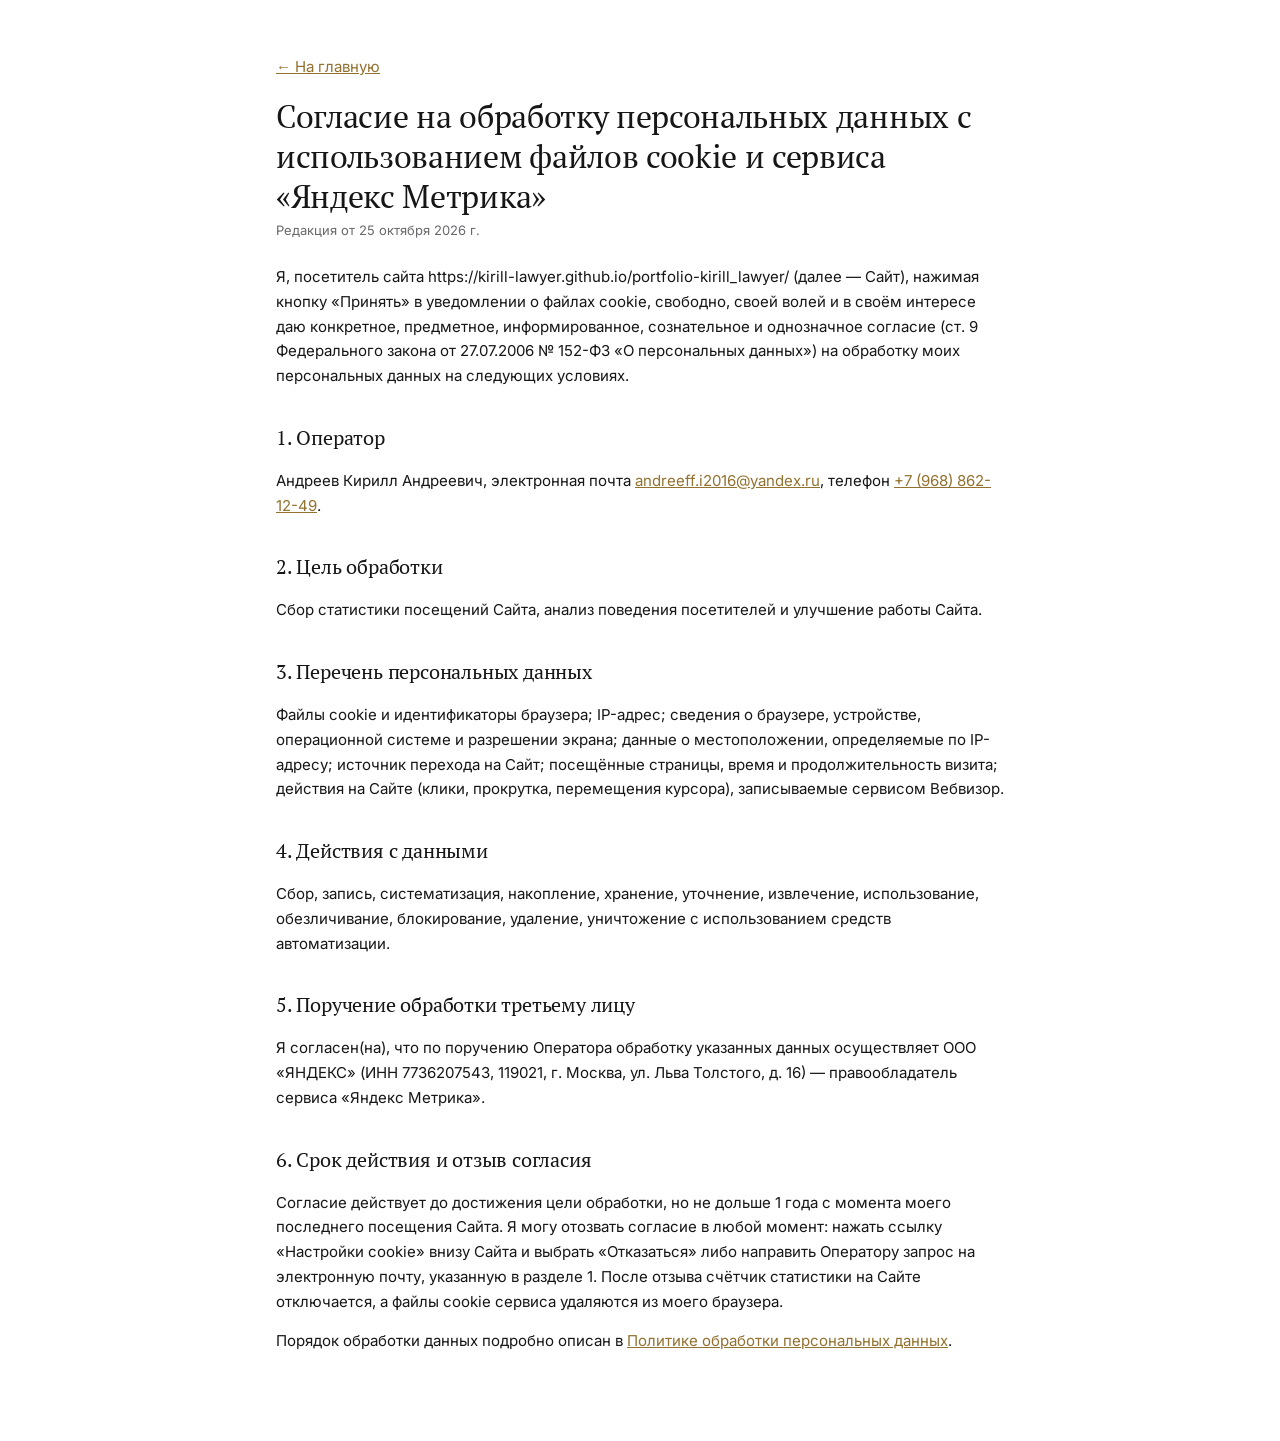
<file: consent.html>
<!doctype html>
<html lang="ru">
<head>
<meta charset="utf-8">
<meta name="viewport" content="width=device-width, initial-scale=1">
<title>Согласие на обработку персональных данных — Кирилл Андреев</title>
<link rel="stylesheet" href="legal.css">
</head>
<body>
<main class="doc">
  <p class="back"><a href="./">← На главную</a></p>
  <h1>Согласие на обработку персональных данных с использованием файлов cookie и сервиса «Яндекс Метрика»</h1>
  <p class="meta">Редакция от 25 октября 2026 г.</p>

  <p>Я, посетитель сайта https://kirill-lawyer.github.io/portfolio-kirill_lawyer/ (далее — Сайт), нажимая кнопку «Принять» в уведомлении о файлах cookie, свободно, своей волей и в своём интересе даю конкретное, предметное, информированное, сознательное и однозначное согласие (ст. 9 Федерального закона от 27.07.2006 № 152-ФЗ «О персональных данных») на обработку моих персональных данных на следующих условиях.</p>

  <h2>1. Оператор</h2>
  <p>Андреев Кирилл Андреевич, электронная почта <a href="mailto:andreeff.i2016@yandex.ru">andreeff.i2016@yandex.ru</a>, телефон <a href="tel:+79688621249">+7 (968) 862-12-49</a>.</p>

  <h2>2. Цель обработки</h2>
  <p>Сбор статистики посещений Сайта, анализ поведения посетителей и улучшение работы Сайта.</p>

  <h2>3. Перечень персональных данных</h2>
  <p>Файлы cookie и идентификаторы браузера; IP-адрес; сведения о браузере, устройстве, операционной системе и разрешении экрана; данные о местоположении, определяемые по IP-адресу; источник перехода на Сайт; посещённые страницы, время и продолжительность визита; действия на Сайте (клики, прокрутка, перемещения курсора), записываемые сервисом Вебвизор.</p>

  <h2>4. Действия с данными</h2>
  <p>Сбор, запись, систематизация, накопление, хранение, уточнение, извлечение, использование, обезличивание, блокирование, удаление, уничтожение с использованием средств автоматизации.</p>

  <h2>5. Поручение обработки третьему лицу</h2>
  <p>Я согласен(на), что по поручению Оператора обработку указанных данных осуществляет ООО «ЯНДЕКС» (ИНН 7736207543, 119021, г. Москва, ул. Льва Толстого, д. 16) — правообладатель сервиса «Яндекс Метрика».</p>

  <h2>6. Срок действия и отзыв согласия</h2>
  <p>Согласие действует до достижения цели обработки, но не дольше 1 года с момента моего последнего посещения Сайта. Я могу отозвать согласие в любой момент: нажать ссылку «Настройки cookie» внизу Сайта и выбрать «Отказаться» либо направить Оператору запрос на электронную почту, указанную в разделе 1. После отзыва счётчик статистики на Сайте отключается, а файлы cookie сервиса удаляются из моего браузера.</p>

  <p>Порядок обработки данных подробно описан в <a href="privacy.html">Политике обработки персональных данных</a>.</p>
</main>
</body>
</html>
</file>
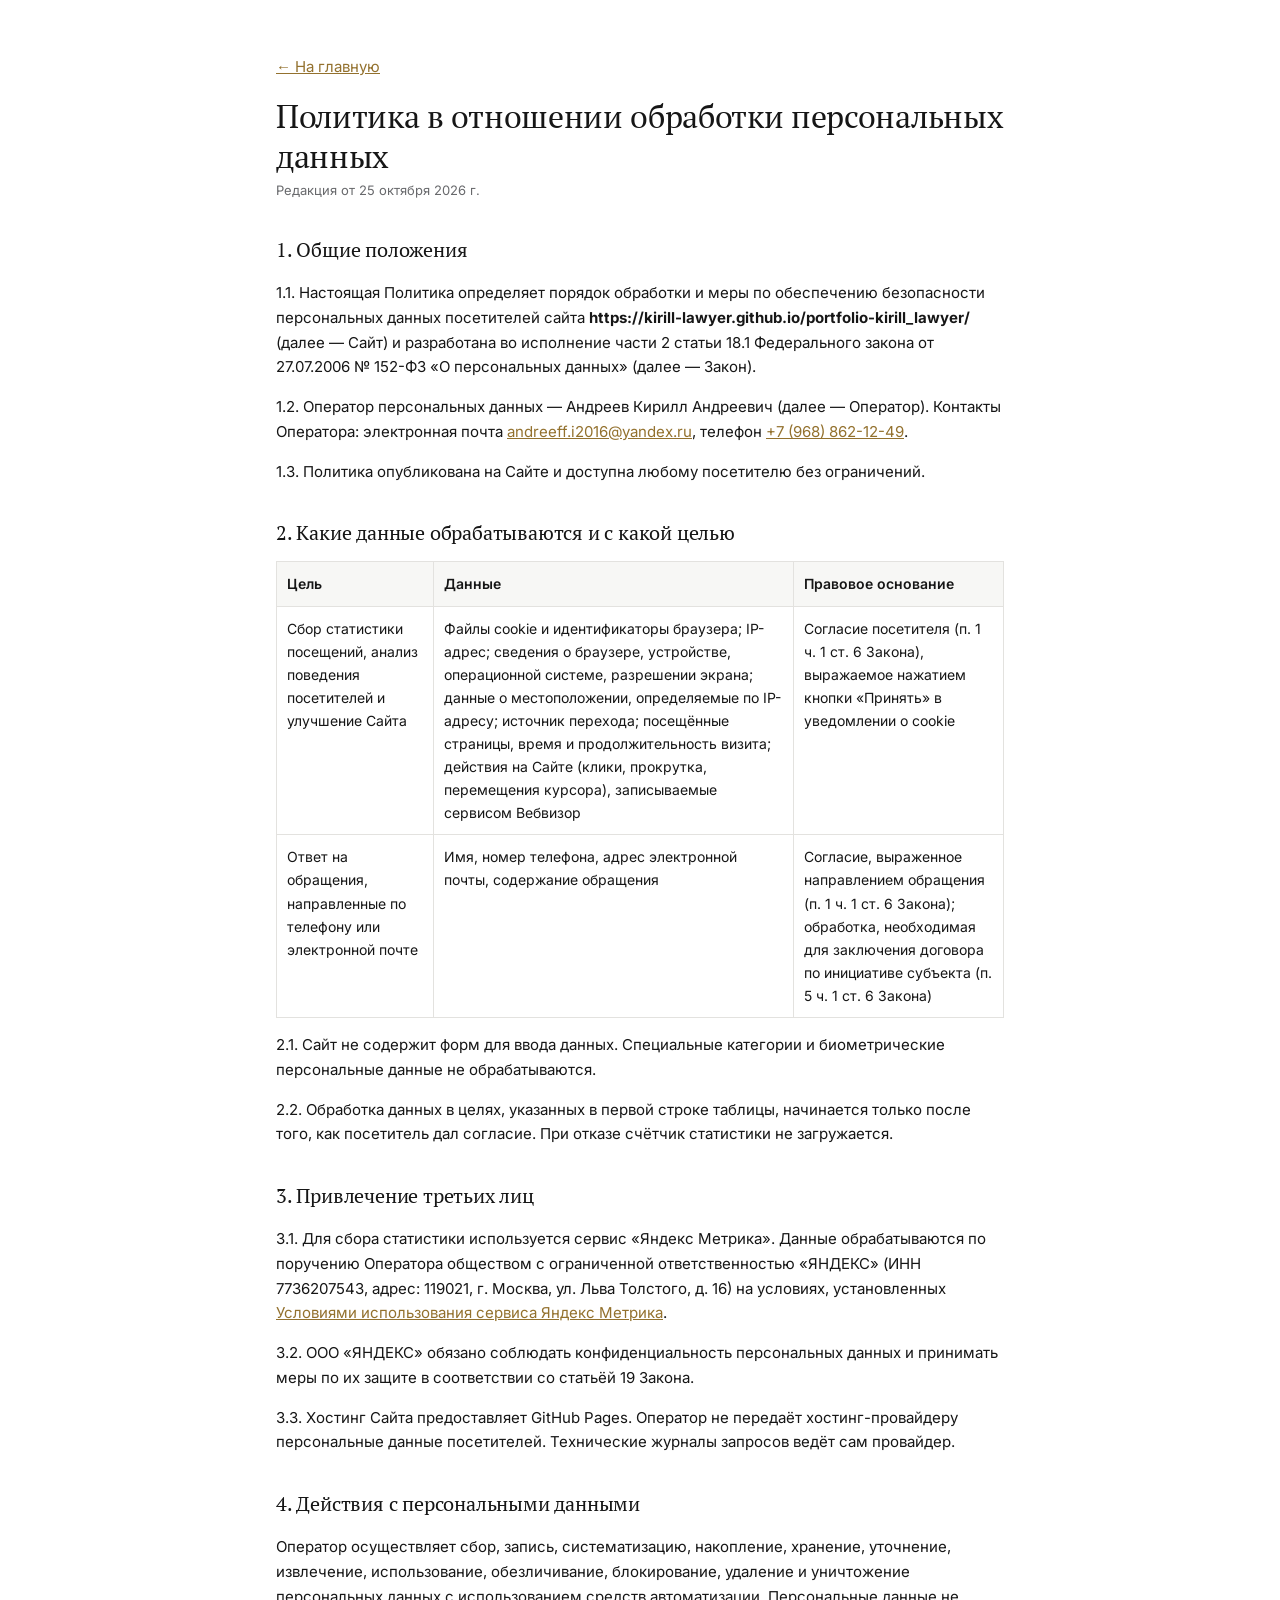
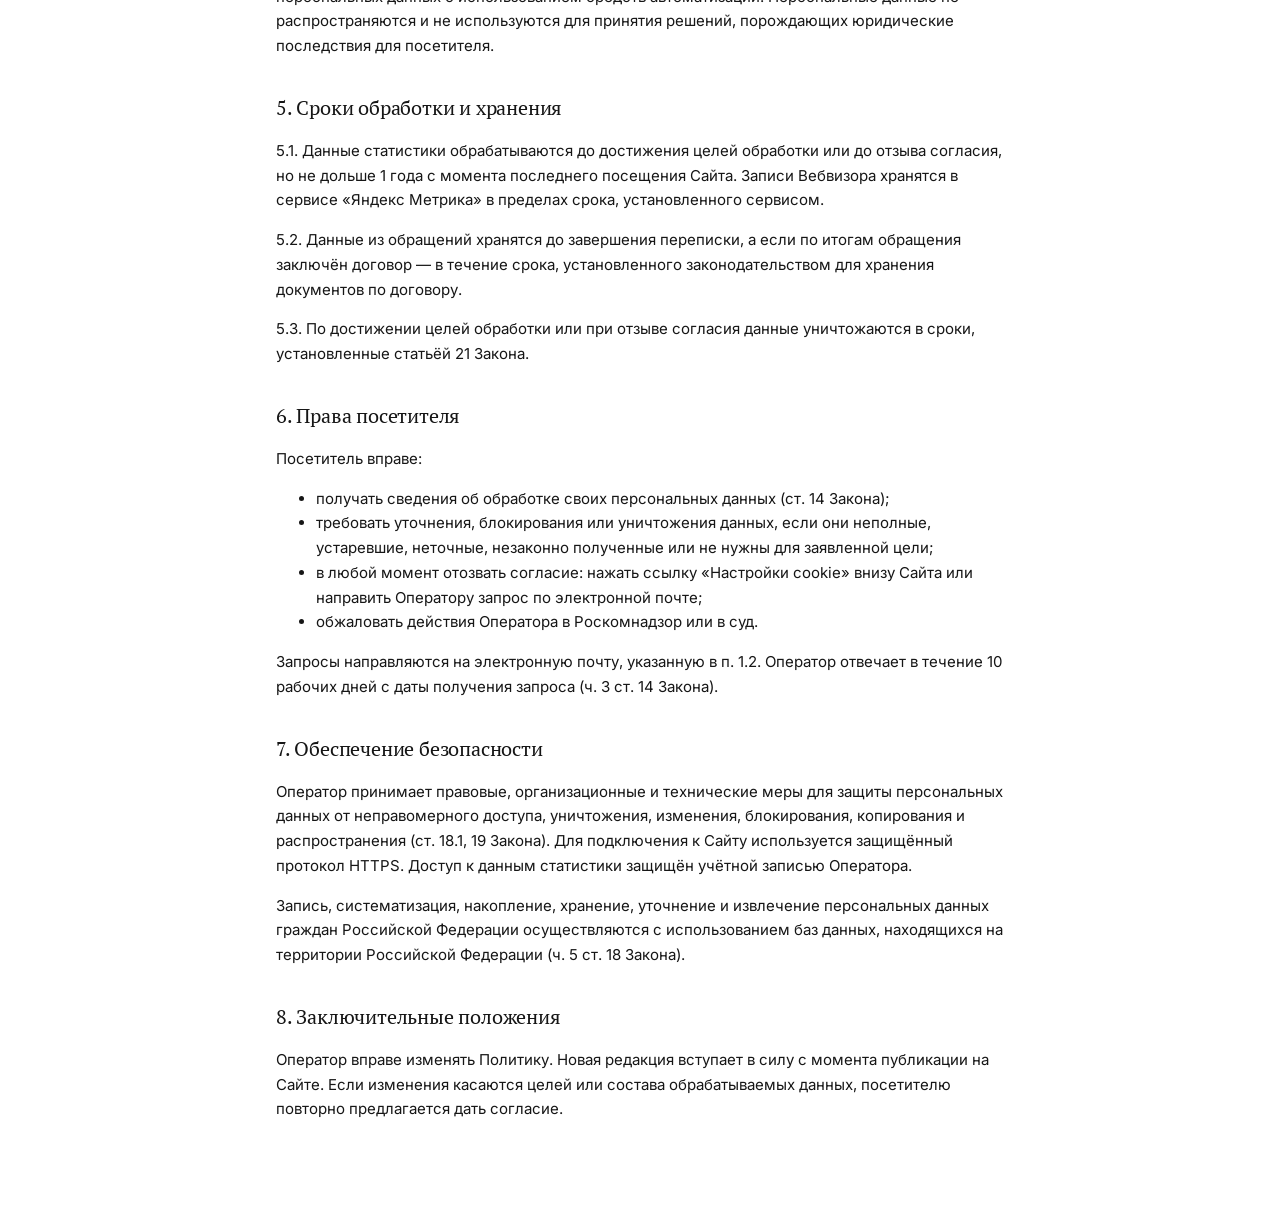
<file: privacy.html>
<!doctype html>
<html lang="ru">
<head>
<meta charset="utf-8">
<meta name="viewport" content="width=device-width, initial-scale=1">
<title>Политика обработки персональных данных — Кирилл Андреев</title>
<link rel="stylesheet" href="legal.css">
</head>
<body>
<main class="doc">
  <p class="back"><a href="./">← На главную</a></p>
  <h1>Политика в отношении обработки персональных данных</h1>
  <p class="meta">Редакция от 25 октября 2026 г.</p>

  <h2>1. Общие положения</h2>
  <p>1.1. Настоящая Политика определяет порядок обработки и меры по обеспечению безопасности персональных данных посетителей сайта <b>https://kirill-lawyer.github.io/portfolio-kirill_lawyer/</b> (далее — Сайт) и разработана во исполнение части 2 статьи 18.1 Федерального закона от 27.07.2006 № 152-ФЗ «О персональных данных» (далее — Закон).</p>
  <p>1.2. Оператор персональных данных — Андреев Кирилл Андреевич (далее — Оператор). Контакты Оператора: электронная почта <a href="mailto:andreeff.i2016@yandex.ru">andreeff.i2016@yandex.ru</a>, телефон <a href="tel:+79688621249">+7 (968) 862-12-49</a>.</p>
  <p>1.3. Политика опубликована на Сайте и доступна любому посетителю без ограничений.</p>

  <h2>2. Какие данные обрабатываются и с какой целью</h2>
  <table>
    <thead><tr><th>Цель</th><th>Данные</th><th>Правовое основание</th></tr></thead>
    <tbody>
      <tr>
        <td>Сбор статистики посещений, анализ поведения посетителей и улучшение Сайта</td>
        <td>Файлы cookie и идентификаторы браузера; IP-адрес; сведения о браузере, устройстве, операционной системе, разрешении экрана; данные о местоположении, определяемые по IP-адресу; источник перехода; посещённые страницы, время и продолжительность визита; действия на Сайте (клики, прокрутка, перемещения курсора), записываемые сервисом Вебвизор</td>
        <td>Согласие посетителя (п. 1 ч. 1 ст. 6 Закона), выражаемое нажатием кнопки «Принять» в уведомлении о cookie</td>
      </tr>
      <tr>
        <td>Ответ на обращения, направленные по телефону или электронной почте</td>
        <td>Имя, номер телефона, адрес электронной почты, содержание обращения</td>
        <td>Согласие, выраженное направлением обращения (п. 1 ч. 1 ст. 6 Закона); обработка, необходимая для заключения договора по инициативе субъекта (п. 5 ч. 1 ст. 6 Закона)</td>
      </tr>
    </tbody>
  </table>
  <p>2.1. Сайт не содержит форм для ввода данных. Специальные категории и биометрические персональные данные не обрабатываются.</p>
  <p>2.2. Обработка данных в целях, указанных в первой строке таблицы, начинается только после того, как посетитель дал согласие. При отказе счётчик статистики не загружается.</p>

  <h2>3. Привлечение третьих лиц</h2>
  <p>3.1. Для сбора статистики используется сервис «Яндекс Метрика». Данные обрабатываются по поручению Оператора обществом с ограниченной ответственностью «ЯНДЕКС» (ИНН 7736207543, адрес: 119021, г. Москва, ул. Льва Толстого, д. 16) на условиях, установленных <a href="https://yandex.ru/legal/metrica_termsofuse/" target="_blank" rel="noopener">Условиями использования сервиса Яндекс Метрика</a>.</p>
  <p>3.2. ООО «ЯНДЕКС» обязано соблюдать конфиденциальность персональных данных и принимать меры по их защите в соответствии со статьёй 19 Закона.</p>
  <p>3.3. Хостинг Сайта предоставляет GitHub Pages. Оператор не передаёт хостинг-провайдеру персональные данные посетителей. Технические журналы запросов ведёт сам провайдер.</p>

  <h2>4. Действия с персональными данными</h2>
  <p>Оператор осуществляет сбор, запись, систематизацию, накопление, хранение, уточнение, извлечение, использование, обезличивание, блокирование, удаление и уничтожение персональных данных с использованием средств автоматизации. Персональные данные не распространяются и не используются для принятия решений, порождающих юридические последствия для посетителя.</p>

  <h2>5. Сроки обработки и хранения</h2>
  <p>5.1. Данные статистики обрабатываются до достижения целей обработки или до отзыва согласия, но не дольше 1 года с момента последнего посещения Сайта. Записи Вебвизора хранятся в сервисе «Яндекс Метрика» в пределах срока, установленного сервисом.</p>
  <p>5.2. Данные из обращений хранятся до завершения переписки, а если по итогам обращения заключён договор — в течение срока, установленного законодательством для хранения документов по договору.</p>
  <p>5.3. По достижении целей обработки или при отзыве согласия данные уничтожаются в сроки, установленные статьёй 21 Закона.</p>

  <h2>6. Права посетителя</h2>
  <p>Посетитель вправе:</p>
  <ul>
    <li>получать сведения об обработке своих персональных данных (ст. 14 Закона);</li>
    <li>требовать уточнения, блокирования или уничтожения данных, если они неполные, устаревшие, неточные, незаконно полученные или не нужны для заявленной цели;</li>
    <li>в любой момент отозвать согласие: нажать ссылку «Настройки cookie» внизу Сайта или направить Оператору запрос по электронной почте;</li>
    <li>обжаловать действия Оператора в Роскомнадзор или в суд.</li>
  </ul>
  <p>Запросы направляются на электронную почту, указанную в п. 1.2. Оператор отвечает в течение 10 рабочих дней с даты получения запроса (ч. 3 ст. 14 Закона).</p>

  <h2>7. Обеспечение безопасности</h2>
  <p>Оператор принимает правовые, организационные и технические меры для защиты персональных данных от неправомерного доступа, уничтожения, изменения, блокирования, копирования и распространения (ст. 18.1, 19 Закона). Для подключения к Сайту используется защищённый протокол HTTPS. Доступ к данным статистики защищён учётной записью Оператора.</p>
  <p>Запись, систематизация, накопление, хранение, уточнение и извлечение персональных данных граждан Российской Федерации осуществляются с использованием баз данных, находящихся на территории Российской Федерации (ч. 5 ст. 18 Закона).</p>

  <h2>8. Заключительные положения</h2>
  <p>Оператор вправе изменять Политику. Новая редакция вступает в силу с момента публикации на Сайте. Если изменения касаются целей или состава обрабатываемых данных, посетителю повторно предлагается дать согласие.</p>
</main>
</body>
</html>
</file>
<file: legal.css>
@import url("fonts/fonts.css");
:root{--bg:#fff;--ink:#161616;--ink-soft:#68696c;--line:#e3e2df;--surface-2:#f7f7f5;--gold:#93712e;}
@media (prefers-color-scheme: dark){:root{--bg:#111;--ink:#f2f2f0;--ink-soft:#a6a6a3;--line:#2c2c2a;--surface-2:#1c1c1c;--gold:#cdae6c;}}
*{box-sizing:border-box;}
body{margin:0;background:var(--bg);color:var(--ink);font-family:"Inter",-apple-system,"Segoe UI",sans-serif;line-height:1.65;font-size:15px;-webkit-font-smoothing:antialiased;}
.doc{max-width:760px;margin:0 auto;padding:40px 16px 72px;}
h1,h2{font-family:"PT Serif",Georgia,serif;font-weight:400;letter-spacing:-.01em;}
h1{font-size:clamp(24px,4vw,32px);line-height:1.25;margin:16px 0 4px;}
h2{font-size:20px;margin:32px 0 8px;}
.meta{color:var(--ink-soft);font-size:13px;margin:0 0 24px;}
.back a,a{color:var(--gold);}
table{width:100%;border-collapse:collapse;margin:12px 0;font-size:14px;}
th,td{border:1px solid var(--line);padding:10px;vertical-align:top;text-align:left;}
th{background:var(--surface-2);font-weight:600;}
@media (max-width:600px){table,thead,tbody,tr,th,td{display:block;}thead{display:none;}td{border-top:none;}tr{border-top:1px solid var(--line);margin-bottom:12px;}}
</file>
